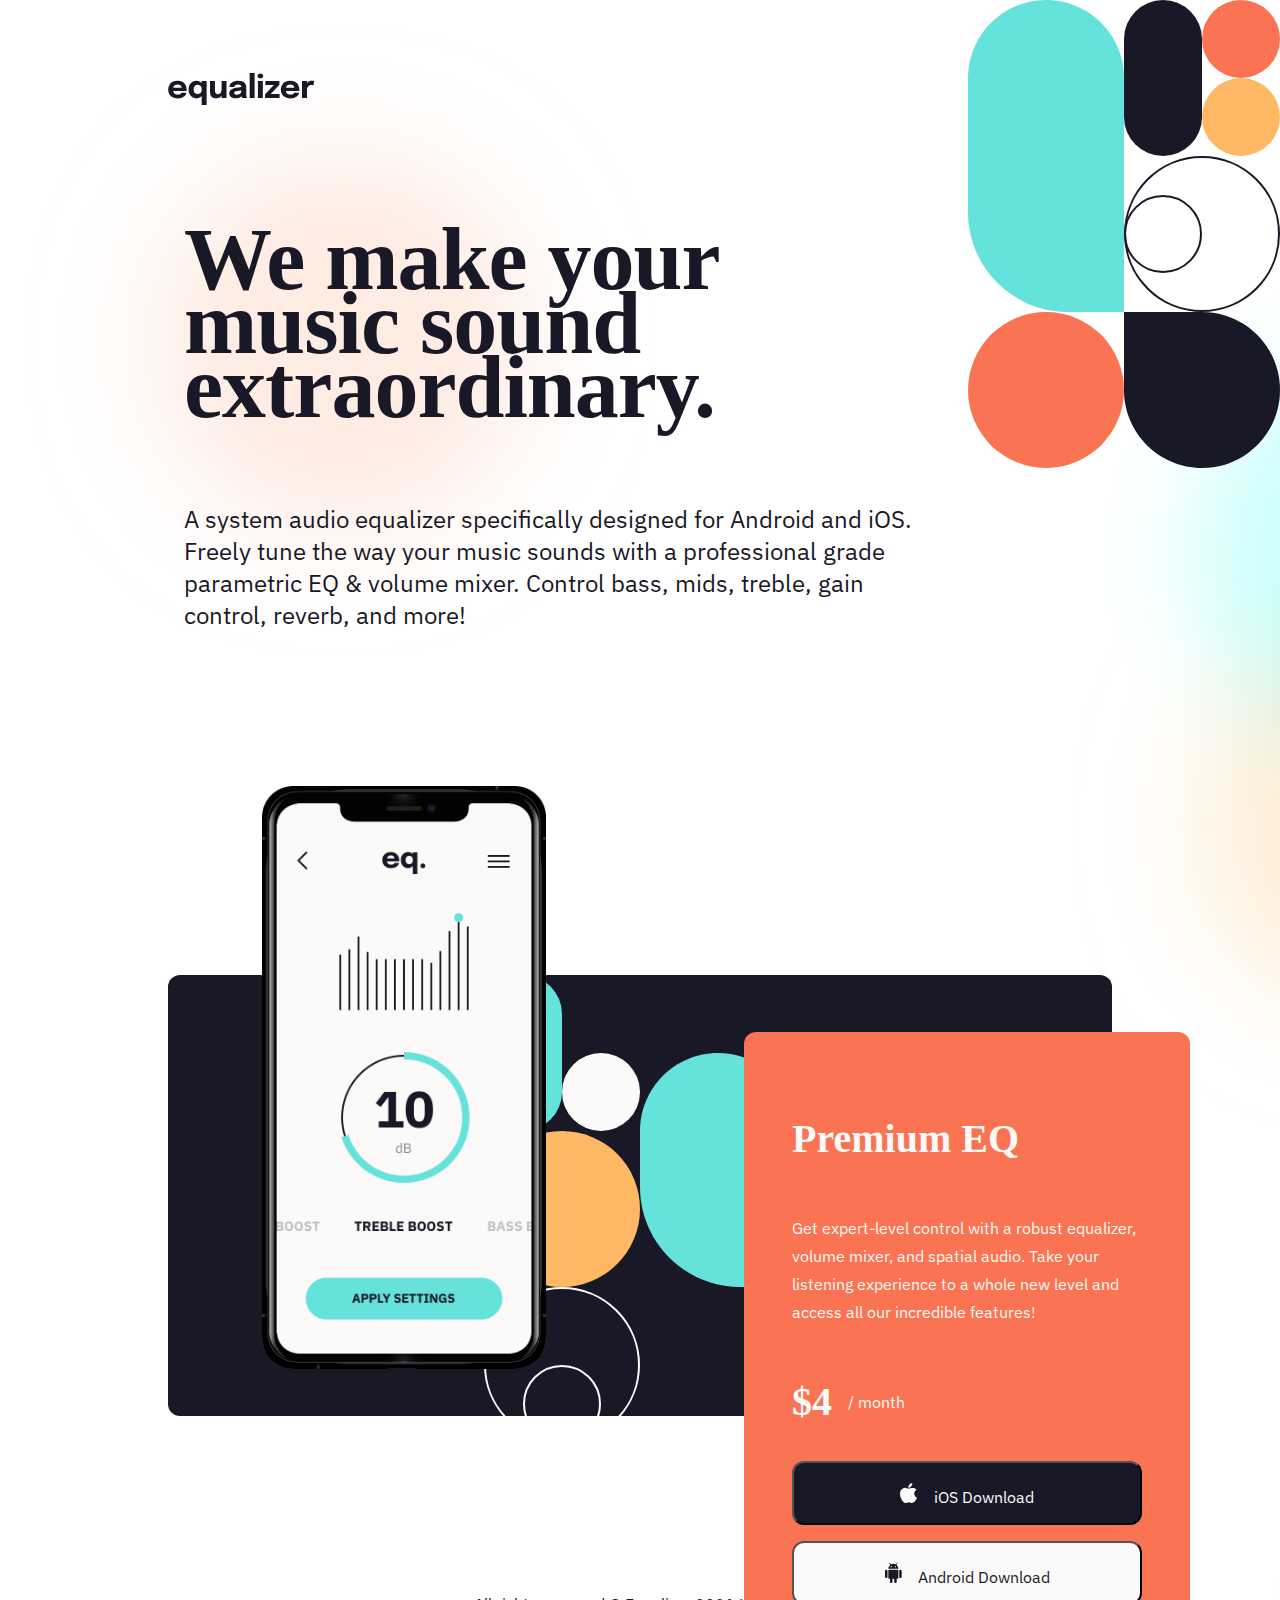
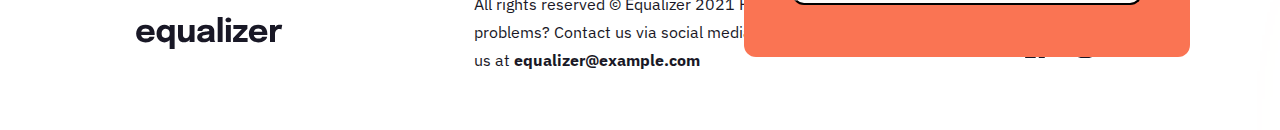
<file: index.html>
<!DOCTYPE html>
<html lang="en">
<head>
  <meta charset="UTF-8">
  <meta name="viewport" content="width=device-width, initial-scale=1.0">

  <link rel="icon" type="image/png" sizes="32x32" href="./assets/favicon-32x32.png">
  <!-- css files for each format -->
  <link rel="stylesheet" type="text/css" href="./index.css" media="screen and (max-width: 767px)">
  <link rel="stylesheet" type="text/css" href="./tablet.css" media="screen and (min-width: 768px)">
  <link rel="stylesheet" type="text/css" href="./desktop.css" media="screen and (min-width: 1024px)">

  <link rel="preconnect" href="https://fonts.googleapis.com">
<link rel="preconnect" href="https://fonts.gstatic.com" crossorigin>
<link href="https://fonts.googleapis.com/css2?family=IBM+Plex+Sans:wght@400;700&display=swap" rel="stylesheet">
  
  <title>Frontend Mentor | Equalizer landing page</title>
</head>
<body>
  <img src="./assets/logo.svg" alt="logo" class="logo">
  <img src="./assets/bg-pattern-1.svg" alt="pattern" class="pattern1">
 <section class="intro">
  <h1>
    We make your music sound extraordinary.
   </h1>

   <p>A system audio equalizer specifically designed for Android and iOS. Freely tune the 
    way your music sounds with a professional grade parametric EQ & volume mixer. Control 
    bass, mids, treble, gain control, reverb, and more!</p>
 </section>
  
 <section class="download-section">
  <img src="./assets/illustration-app.png" alt="phone image" class="phoneImage">
  <section class="download-card">
    <h2>Premium EQ</h2>
    <p>Get expert-level control with a robust equalizer, volume mixer, and spatial audio. Take 
      your listening experience to a whole new level and access all our incredible features!
    </p>
    <div class="price-flexContainer">
      <h2>$4</h2>
      <p>/ month</p>
    </div>
    <button class="iosBtn" type="button"><img src="./assets/icon-apple.svg" alt="apple">iOS Download</button>
    <button class="droidBtn" type="button"><img src="./assets/icon-android.svg" alt="android">Android Download</button>
  
   </section>
 </section>

 <!-- footer with social media links in a flex container -->
 <!-- <footer> -->
  <section class="footer">
    <img src="./assets/logo.svg" class="footer-logo">
    <p>All rights reserved © Equalizer 2021
      Have any problems? Contact us via social media or email us at <a class="email">equalizer@example.com</a>
    </p>
    <div class="social-flexContainer">
      <a href="#"><img src="./assets/icon-facebook.svg"></a>
      <a href="#"><img src="./assets/icon-instagram.svg"></a>
      <a href="#"><img src="./assets/icon-twitter.svg"></a>
  
    </div>
  </section>
  
 <!-- </footer> -->
 


  

  

  
   

  
  

  

</body>
</html>
</file>
<file: index.css>
:root {
    /* primary text colors */
    --primaryText: #191826;
    --secondaryText: #fcfaf9;
    /* button colors */
    --iosBtnBckgrnd: #191826;
    --iosBtnHover: #66E2DC;
    --droidBtnBckgrnd: #fcfaf9;
    --droidBtnHover: #FFB964;
    /* download card background */
    --cardBckgrnd: #FA7453;

}



* {
    font-size: 16px;
    line-height: 1.75px;
    color: var(--primaryText);
    font-family: 'IBM Plex Sans', sans-serif;
    box-sizing: border-box;
}

h1, h2 {
    font-family: 'IBM Plex Sans Bold';
}

h1 {
    font-size: 5.5rem;
    line-height: 5.5rem;
    letter-spacing: -1px;
}

h2 {
    font-size: 2.5rem;
    line-height: 3.25rem;
}

/* create the body grid */
body {
    display: grid;
    grid-template-columns: repeat(6, 1fr);
    background-image: url(./assets/bg-main-mobile.png);
    background-repeat: no-repeat;
    
}

/* logo image at the top of the page */
.logo {
    margin-top: 3rem;
    margin-left: 2rem;

}

/* pattern image at top of page is hidden on mobile */
.pattern1 {
    display: none;
}

.intro {
    grid-column: 1 / span 6;
    width: 100%;
    margin-left: 1rem;
    margin-right: 1rem;
    padding-left: 1rem;
    padding-right: 1rem;
    display: flex;
    flex-direction: column;
    flex-wrap: wrap;
}
/* intro section */
/* intro header */
.intro h1 {
    width: 80%;
    font-size: 3rem;
    line-height: 4rem;
}

.intro p {
    line-height: 1.75rem;
    width: 100%;
    padding-right: 0.75rem; 
}

    /* download section */
/* download section container */
.download-section {
    grid-column: 1 / span 6;
    display: flex;
    flex-direction: column;
    align-items: center;
    background-color: var(--primaryText);
    background-image: url(./assets/bg-pattern-2.svg);
    background-repeat: no-repeat;
    background-position: center;
    background-position-y: top;
    margin-top: 6rem;

}

/* phone image in download section */
.phoneImage {
    width: 50%;
    height: auto;
    margin-top: -20%;
}

.download-card {
    display: flex;
    flex-direction: column;
    flex-wrap: nowrap;
    background-color: var(--cardBckgrnd);
    padding-left: 3rem;
    padding-right: 3rem;
    padding-bottom: 3rem;
    margin-top: 6rem;
}

.download-card, .download-section {
    border-radius: 0.75rem;
}

/* text color in the download card */
.download-card h2 {
    color: var(--secondaryText);
}

.download-card p {
    color: var(--secondaryText);
}

/* paragraph in download card */
.download-card p {
    line-height: 1.75rem;
}

/* price per month flex container in the download card */
.price-flexContainer {
    display: flex;
    flex-direction: row;
    align-items: center;
}

.price-flexContainer h2 {
    padding-right: 1rem;
}

    /* download buttons */
button {
    border-radius: 0.75rem;
    height: 4rem;
    vertical-align: middle;
}

/* spacing between image and text in buttons */
button img {
    padding-right: 1rem;
}

/* ios download button */
.iosBtn {
    background-color: var(--iosBtnBckgrnd);
    color: var(--secondaryText);
    margin-bottom: 1rem;
}

/* android button */
.droidBtn {
    background-color: var(--droidBtnBckgrnd);
    color: var(--primaryText);
}

/* changes cursor to a pointer on hover */
button:hover {
    cursor: pointer;
}

/* button hover */
.droidBtn:hover {
    background-color: var(--droidBtnHover);
}

.iosBtn:hover {
    background-color: var(--iosBtnHover);
}

    /* footer */
.footer {
    grid-column: 1 / span 6;
    display: flex;
    flex-direction: column;
    padding: 2rem;
    width: 100%;
}

.footer-logo {
    width: 40%;
}

/* footer paragraph */
.footer p {
    line-height: 1.75rem;
    width: 90%;
}

/* social icons in footer */
.social-flexContainer {
    display: flex;
    flex-direction: row;
    width: 30%;
    justify-content: space-between;
    margin-top: 2rem;
}

/* email link in footer */
.email {
    font-weight: bold;
}

.email:hover {
    cursor: pointer;
}
</file>
<file: tablet.css>
/* min-width 768px */
:root {
    /* primary text colors */
    --primaryText: #191826;
    --secondaryText: #fcfaf9;
    /* button colors */
    --iosBtnBckgrnd: #191826;
    --iosBtnHover: #66E2DC;
    --droidBtnBckgrnd: #fcfaf9;
    --droidBtnHover: #FFB964;
    /* download card background */
    --cardBckgrnd: #FA7453;

}

* {
    font-size: 16px;
    line-height: 1.75px;
    color: var(--primaryText);
    font-family: 'IBM Plex Sans', sans-serif;
    box-sizing: border-box;
}

h1, h2 {
    font-family: 'IBM Plex Sans Bold';
}

h1 {
    font-size: 5.5rem;
    line-height: 5.5rem;
    letter-spacing: -1px;
}

h2 {
    font-size: 2.5rem;
    line-height: 3.25rem;
}

/* create the body grid */
body {
    display: grid;
    grid-template-columns: repeat(12, 1fr);
    background-image: url(./assets/bg-main-tablet.png);
    background-repeat: repeat;
    
}

/* logo image at the top of the page */
.logo {
    margin-top: 4rem;
    margin-left: 2rem;

}

/* pattern image at top of page is hidden on mobile */
.pattern1 {
    display: block;
    position: absolute;
    top: -5%;
    right: -5%;
}
    /* intro section */
.intro {
    grid-column: 1 / -1;
    width: 60%;
    margin-left: 1rem;
    margin-right: 1rem;
    margin-top: 4rem;
    margin-bottom: 12rem;
    padding-left: 1rem;
    padding-right: 1rem;
    display: flex;
    flex-direction: row;
    flex-wrap: wrap;
}

/* intro header */
.intro h1 {
    width: 100%;
    font-size: 4rem;
    line-height: 4rem;
}

.intro p {
    line-height: 2rem;
    font-size: 1.25rem;
    width: 100%;
    padding-right: 0.75rem; 
}

    /* download section */
/* download section container */
.download-section {
    grid-column: 1 / -1;
    background-color: var(--primaryText);
    background-image: url(./assets/bg-pattern-2.svg);
    background-repeat: no-repeat;
    background-position: center;
    background-position-y: top;
    margin-top: 6rem;

}

/* phone image in download section */
.phoneImage {
    width: 40%;
    height: auto;
    margin-top: -20%;
    margin-left: 5%;
    margin-bottom: 30%;
}

.download-card {
    display: flex;
    position: absolute;
    flex-direction: column;
    flex-wrap: nowrap;
    background-color: var(--cardBckgrnd);
    padding-left: 3rem;
    padding-right: 3rem;
    padding-bottom: 3rem;
    margin-top: -65%;
    margin-left: 30%;
    width: 42%;
    z-index: 1;
}

.download-card, .download-section {
    border-radius: 0.75rem;
}

/* text color in the download card */
.download-card h2 {
    color: var(--secondaryText);
}

.download-card p {
    color: var(--secondaryText);
}

/* paragraph in download card */
.download-card p {
    line-height: 1.75rem;
}

/* price per month flex container in the download card */
.price-flexContainer {
    display: flex;
    flex-direction: row;
    align-items: center;
}

.price-flexContainer h2 {
    padding-right: 1rem;
}

    /* download buttons */
button {
    border-radius: 0.75rem;
    height: 4rem;
    vertical-align: middle;
}

/* spacing between image and text in buttons */
button img {
    padding-right: 1rem;
}

/* ios download button */
.iosBtn {
    background-color: var(--iosBtnBckgrnd);
    color: var(--secondaryText);
    margin-bottom: 1rem;
}

/* android button */
.droidBtn {
    background-color: var(--droidBtnBckgrnd);
    color: var(--primaryText);
}

/* changes cursor to a pointer on hover */
button:hover {
    cursor: pointer;
}

/* button hover */
.droidBtn:hover {
    background-color: var(--droidBtnHover);
}

.iosBtn:hover {
    background-color: var(--iosBtnHover);
}

 /* footer */
 .footer {
    grid-column: 1 / -1;
    display: flex;
    flex-direction: row;
    justify-content: space-around;
    align-items: center;
    padding: 2rem;
    width: 100%;
    margin-top: 30%;
}

.footer-logo {
    max-width: 100%;
    height: auto;
}

/* footer paragraph */
.footer p {
    line-height: 1.75rem;
    width: 30%;
}

/* social icons in footer */
.social-flexContainer {
    display: flex;
    flex-direction: row;
    width: 10%;
    justify-content: space-between;
    margin-top: 2rem;
}

/* email link in footer */
.email {
    font-weight: bold;
}

.email:hover {
    cursor: pointer;
}
</file>
<file: desktop.css>
/* min-width 1024px */
:root {
    /* primary text colors */
    --primaryText: #191826;
    --secondaryText: #fcfaf9;
    /* button colors */
    --iosBtnBckgrnd: #191826;
    --iosBtnHover: #66E2DC;
    --droidBtnBckgrnd: #fcfaf9;
    --droidBtnHover: #FFB964;
    /* download card background */
    --cardBckgrnd: #FA7453;

}

* {
    font-size: 16px;
    line-height: 1.75px;
    color: var(--primaryText);
    font-family: 'IBM Plex Sans', sans-serif;
    box-sizing: border-box;
}

h1, h2 {
    font-family: 'IBM Plex Sans Bold';
}

h1 {
    font-size: 5.5rem;
    line-height: 5.5rem;
    letter-spacing: -1px;
}

h2 {
    font-size: 2.5rem;
    line-height: 3.25rem;
}

/* create the body grid */
body {
    display: grid;
    grid-template-columns: repeat(12, 1fr);
    background-image: url(./assets/bg-main-desktop.png);
    background-repeat: no-repeat;
    
}

/* logo image at the top of the page */
.logo {
    margin-top: 4rem;
    margin-left: 10rem;

}

/* pattern image at top of page is hidden on mobile */
.pattern1 {
    display: block;
    position: absolute;
    top: 0;
    right: 0;
}

    /* intro section */
    .intro {
        grid-column: 1 / span 10;
        width: 72%;
        margin-left: 10rem;
        margin-right: 1rem;
        margin-top: 4rem;
        padding-left: 1rem;
        padding-right: 1rem;
        display: flex;
        flex-direction: column;
        flex-wrap: wrap;
    }
    
    /* intro header */
    .intro h1 {
        width: 100%;
        font-size: 5.5rem;
        line-height: 4rem;
    }
    
    .intro p {
        line-height: 2rem;
        font-size: 1.5rem;
        width: 100%;
        padding-right: 0.75rem; 
    }

    /* download section */
/* download section container */
.download-section {
    grid-column: 1 / -1;
    background-color: var(--primaryText);
    background-image: url(./assets/bg-pattern-2.svg);
    background-repeat: no-repeat;
    background-position: center;
    background-position-y: top;
    margin-top: 8rem;
    margin-left: 10rem;
    margin-right: 10rem;

}

/* phone image in download section */
.phoneImage {
    width: 30%;
    height: auto;
    margin-top: -20%;
    margin-left: 10%;
    margin-bottom: 5%;
}

.download-card {
    display: flex;
    position: absolute;
    flex-direction: column;
    flex-wrap: nowrap;
    background-color: var(--cardBckgrnd);
    padding: 3rem;
    margin-top: -30%;
    margin-left: 45%;
    width: 446px;
    height: 625px;
    z-index: 1;
}

.download-card, .download-section {
    border-radius: 0.75rem;
}

/* text color in the download card */
.download-card h2 {
    color: var(--secondaryText);
}

.download-card p {
    color: var(--secondaryText);
}

/* paragraph in download card */
.download-card p {
    line-height: 1.75rem;
}

/* price per month flex container in the download card */
.price-flexContainer {
    display: flex;
    flex-direction: row;
    align-items: center;
}

.price-flexContainer h2 {
    padding-right: 1rem;
}

    /* download buttons */
button {
    border-radius: 0.75rem;
    height: 4rem;
    vertical-align: middle;
}

/* spacing between image and text in buttons */
button img {
    padding-right: 1rem;
}

/* ios download button */
.iosBtn {
    background-color: var(--iosBtnBckgrnd);
    color: var(--secondaryText);
    margin-bottom: 1rem;
}

/* android button */
.droidBtn {
    background-color: var(--droidBtnBckgrnd);
    color: var(--primaryText);
}

/* changes cursor to a pointer on hover */
button:hover {
    cursor: pointer;
}

/* button hover */
.droidBtn:hover {
    background-color: var(--droidBtnHover);
}

.iosBtn:hover {
    background-color: var(--iosBtnHover);
}

 /* footer */
 .footer {
    grid-column: 1 / -1;
    display: flex;
    flex-direction: row;
    justify-content: space-around;
    align-items: center;
    width: 100%;
    margin-top: 10%;
    
}

.footer-logo {
    max-width: 100%;
    height: auto;
}

/* footer paragraph */
.footer p {
    line-height: 1.75rem;
    width: 30%;
}

/* social icons in footer */
.social-flexContainer {
    display: flex;
    flex-direction: row;
    width: 10%;
    justify-content: space-between;
    margin-top: 2rem;
}

/* email link in footer */
.email {
    font-weight: bold;
}

.email:hover {
    cursor: pointer;
}
</file>
